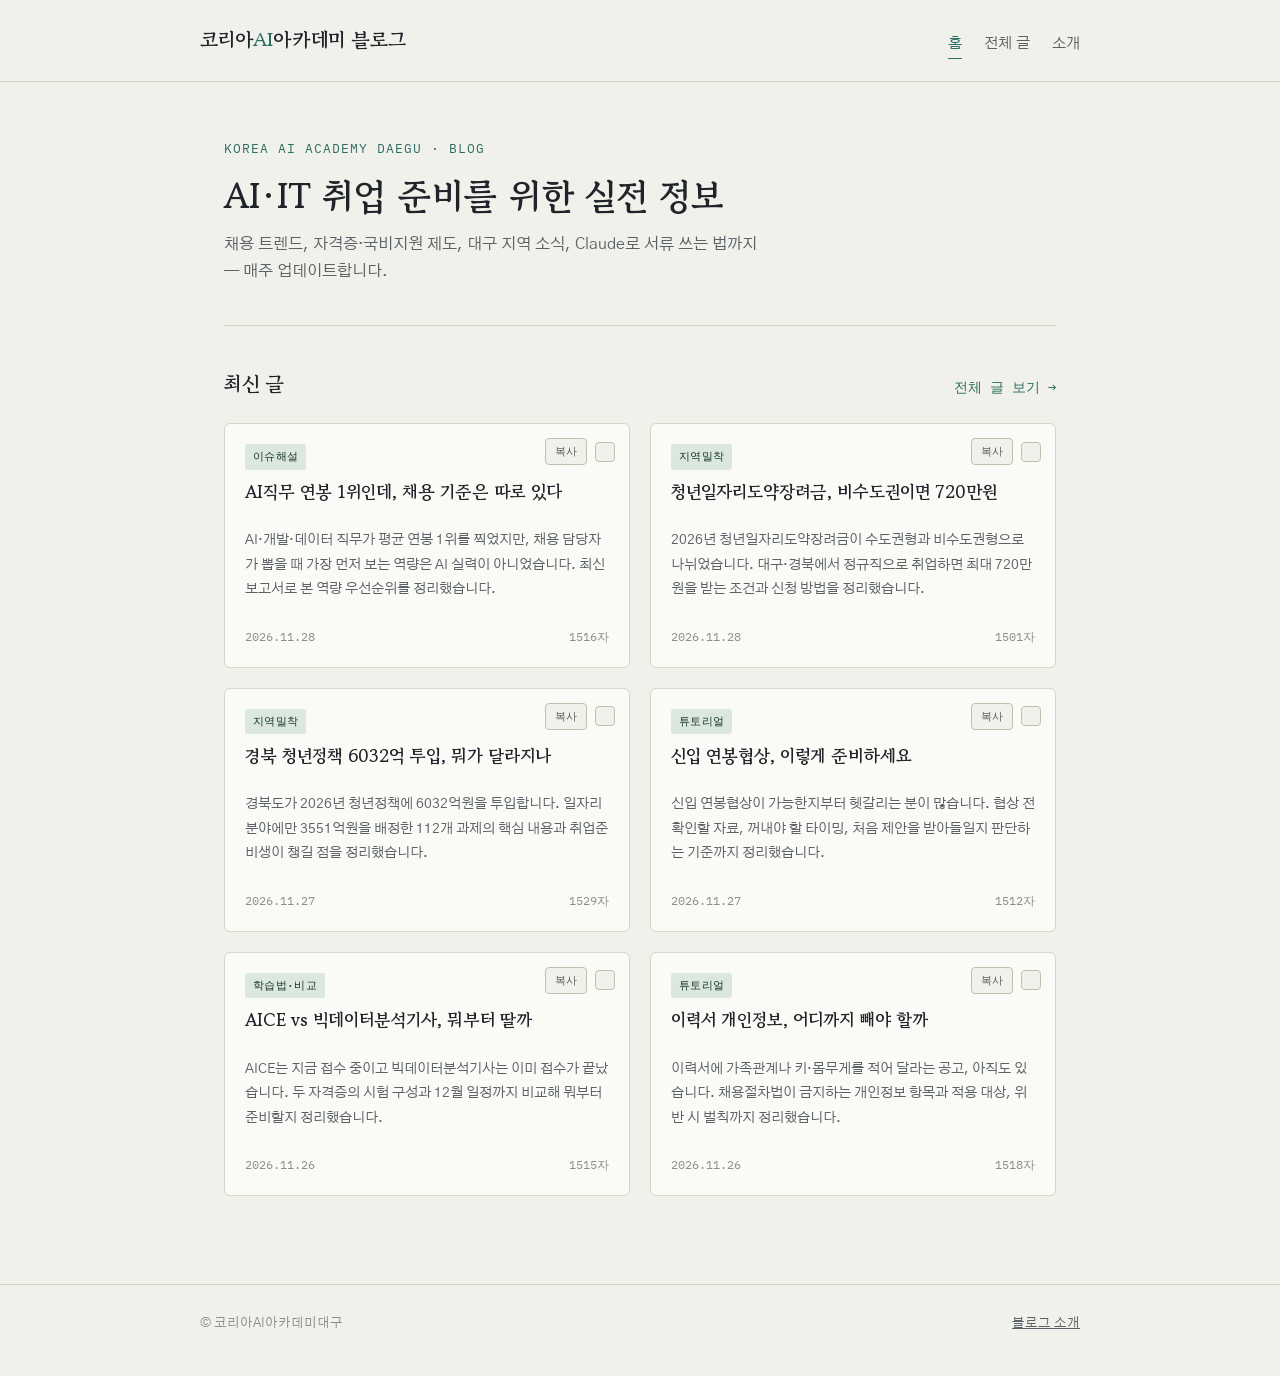
<file: index.html>
<!doctype html>
<html lang="ko">
<head>
<meta charset="utf-8">
<meta name="viewport" content="width=device-width, initial-scale=1">
<title>코리아AI아카데미 블로그</title>
<meta name="keywords" content="대구IT학원, 대구프로그래밍학원, 대구코딩학원, 대구정보보안학원, 대구빅데이터학원, 대구C언어학원, 대구자바학원, 대구파이썬학원, 대구역코딩학원, 대구역IT학원, 대구역프로그래밍학원, 대구백엔드학원, 대구프론트엔드학원, 대구국비지원무료교육, 대구국민내일배움카드, 대구AI교육, 대구AI자격증, 대구AI개발자, 대구AI국비지원, 대구AI학원, 대구정보처리기사학원, 대구컴퓨터학원">
<meta name="description" content="AI·IT 취업, 채용 트렌드, 실전 프롬프트까지 — 코리아AI아카데미대구가 정리하는 블로그.">
<link rel="stylesheet" href="assets/style.css">
</head>
<body>

<header class="site-header">
  <div class="row">
    <a class="brand" href="index.html">코리아<span>AI</span>아카데미 블로그</a>
    <nav class="site-nav">
      <a href="index.html" aria-current="page">홈</a>
      <a href="archive.html">전체 글</a>
      <a href="about.html">소개</a>
    </nav>
  </div>
</header>

<main class="shell">
  <section class="hero">
    <p class="eyebrow">Korea AI Academy Daegu · Blog</p>
    <h1>AI·IT 취업 준비를 위한 실전 정보</h1>
    <p>채용 트렌드, 자격증·국비지원 제도, 대구 지역 소식, Claude로 서류 쓰는 법까지 — 매주 업데이트합니다.</p>
  </section>

  <div class="section-head">
    <h2>최신 글</h2>
    <a href="archive.html">전체 글 보기 →</a>
  </div>
  <div class="card-grid" id="latest-grid">
    <p class="empty-note">불러오는 중…</p>
  </div>
</main>

<footer class="site-footer">
  <div class="row">
    <span>© 코리아AI아카데미대구</span>
    <a href="about.html">블로그 소개</a>
  </div>
</footer>

<script src="assets/script.js"></script>
</body>
</html>
</file>
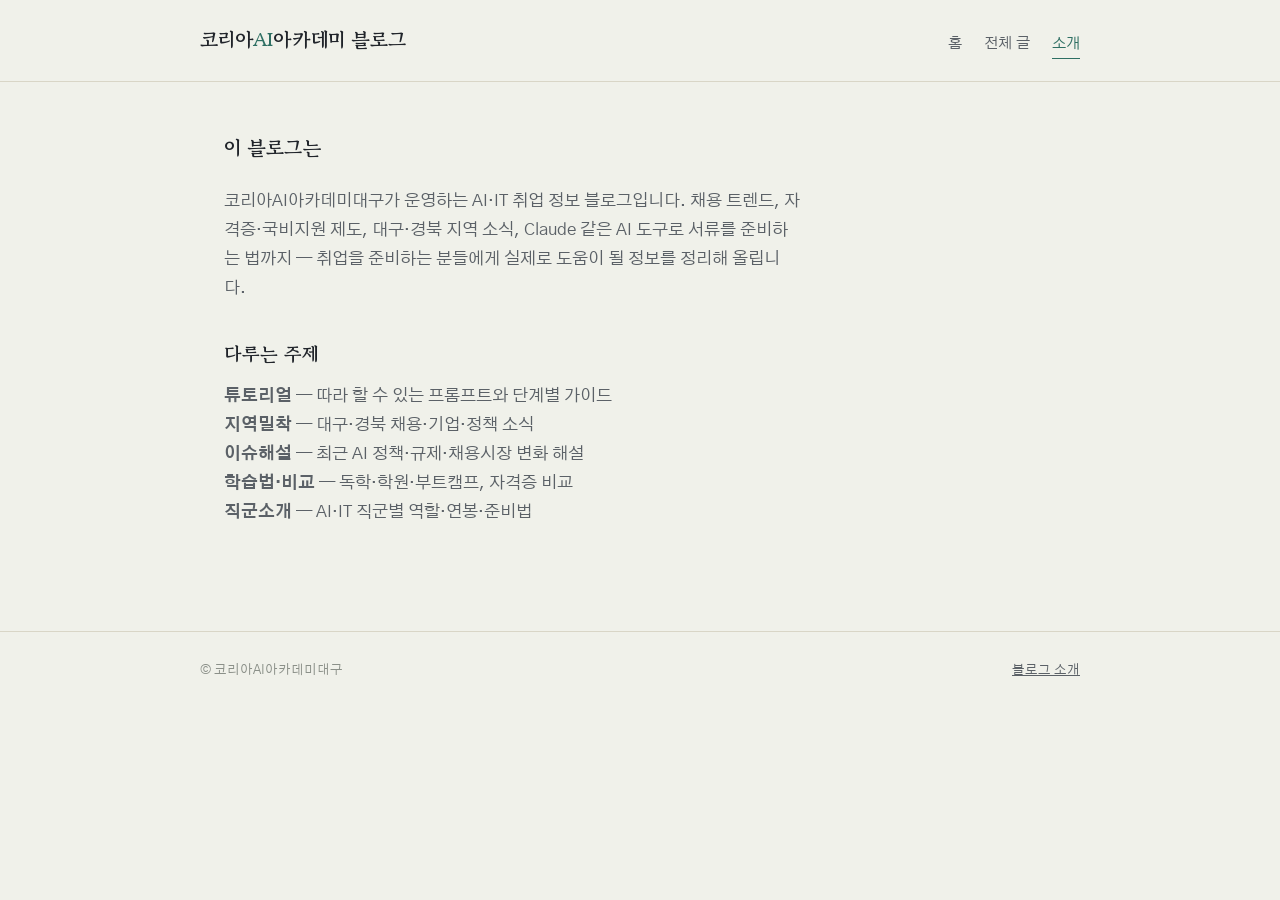
<file: about.html>
<!doctype html>
<html lang="ko">
<head>
<meta charset="utf-8">
<meta name="viewport" content="width=device-width, initial-scale=1">
<title>소개 — 코리아AI아카데미 블로그</title>
<meta name="keywords" content="대구IT학원, 대구프로그래밍학원, 대구코딩학원, 대구정보보안학원, 대구빅데이터학원, 대구C언어학원, 대구자바학원, 대구파이썬학원, 대구역코딩학원, 대구역IT학원, 대구역프로그래밍학원, 대구백엔드학원, 대구프론트엔드학원, 대구국비지원무료교육, 대구국민내일배움카드, 대구AI교육, 대구AI자격증, 대구AI개발자, 대구AI국비지원, 대구AI학원, 대구정보처리기사학원, 대구컴퓨터학원">
<link rel="stylesheet" href="assets/style.css">
</head>
<body>

<header class="site-header">
  <div class="row">
    <a class="brand" href="index.html">코리아<span>AI</span>아카데미 블로그</a>
    <nav class="site-nav">
      <a href="index.html">홈</a>
      <a href="archive.html">전체 글</a>
      <a href="about.html" aria-current="page">소개</a>
    </nav>
  </div>
</header>

<main class="shell">
  <div class="section-head"><h2>이 블로그는</h2></div>
  <div class="about-body">
    <p>코리아AI아카데미대구가 운영하는 AI·IT 취업 정보 블로그입니다. 채용 트렌드, 자격증·국비지원 제도, 대구·경북 지역 소식, Claude 같은 AI 도구로 서류를 준비하는 법까지 — 취업을 준비하는 분들에게 실제로 도움이 될 정보를 정리해 올립니다.</p>

    <h2>다루는 주제</h2>
    <p><strong>튜토리얼</strong> — 따라 할 수 있는 프롬프트와 단계별 가이드<br>
    <strong>지역밀착</strong> — 대구·경북 채용·기업·정책 소식<br>
    <strong>이슈해설</strong> — 최근 AI 정책·규제·채용시장 변화 해설<br>
    <strong>학습법·비교</strong> — 독학·학원·부트캠프, 자격증 비교<br>
    <strong>직군소개</strong> — AI·IT 직군별 역할·연봉·준비법</p>
  </div>
</main>

<footer class="site-footer">
  <div class="row">
    <span>© 코리아AI아카데미대구</span>
    <a href="about.html">블로그 소개</a>
  </div>
</footer>

<script src="assets/script.js"></script>
</body>
</html>
</file>
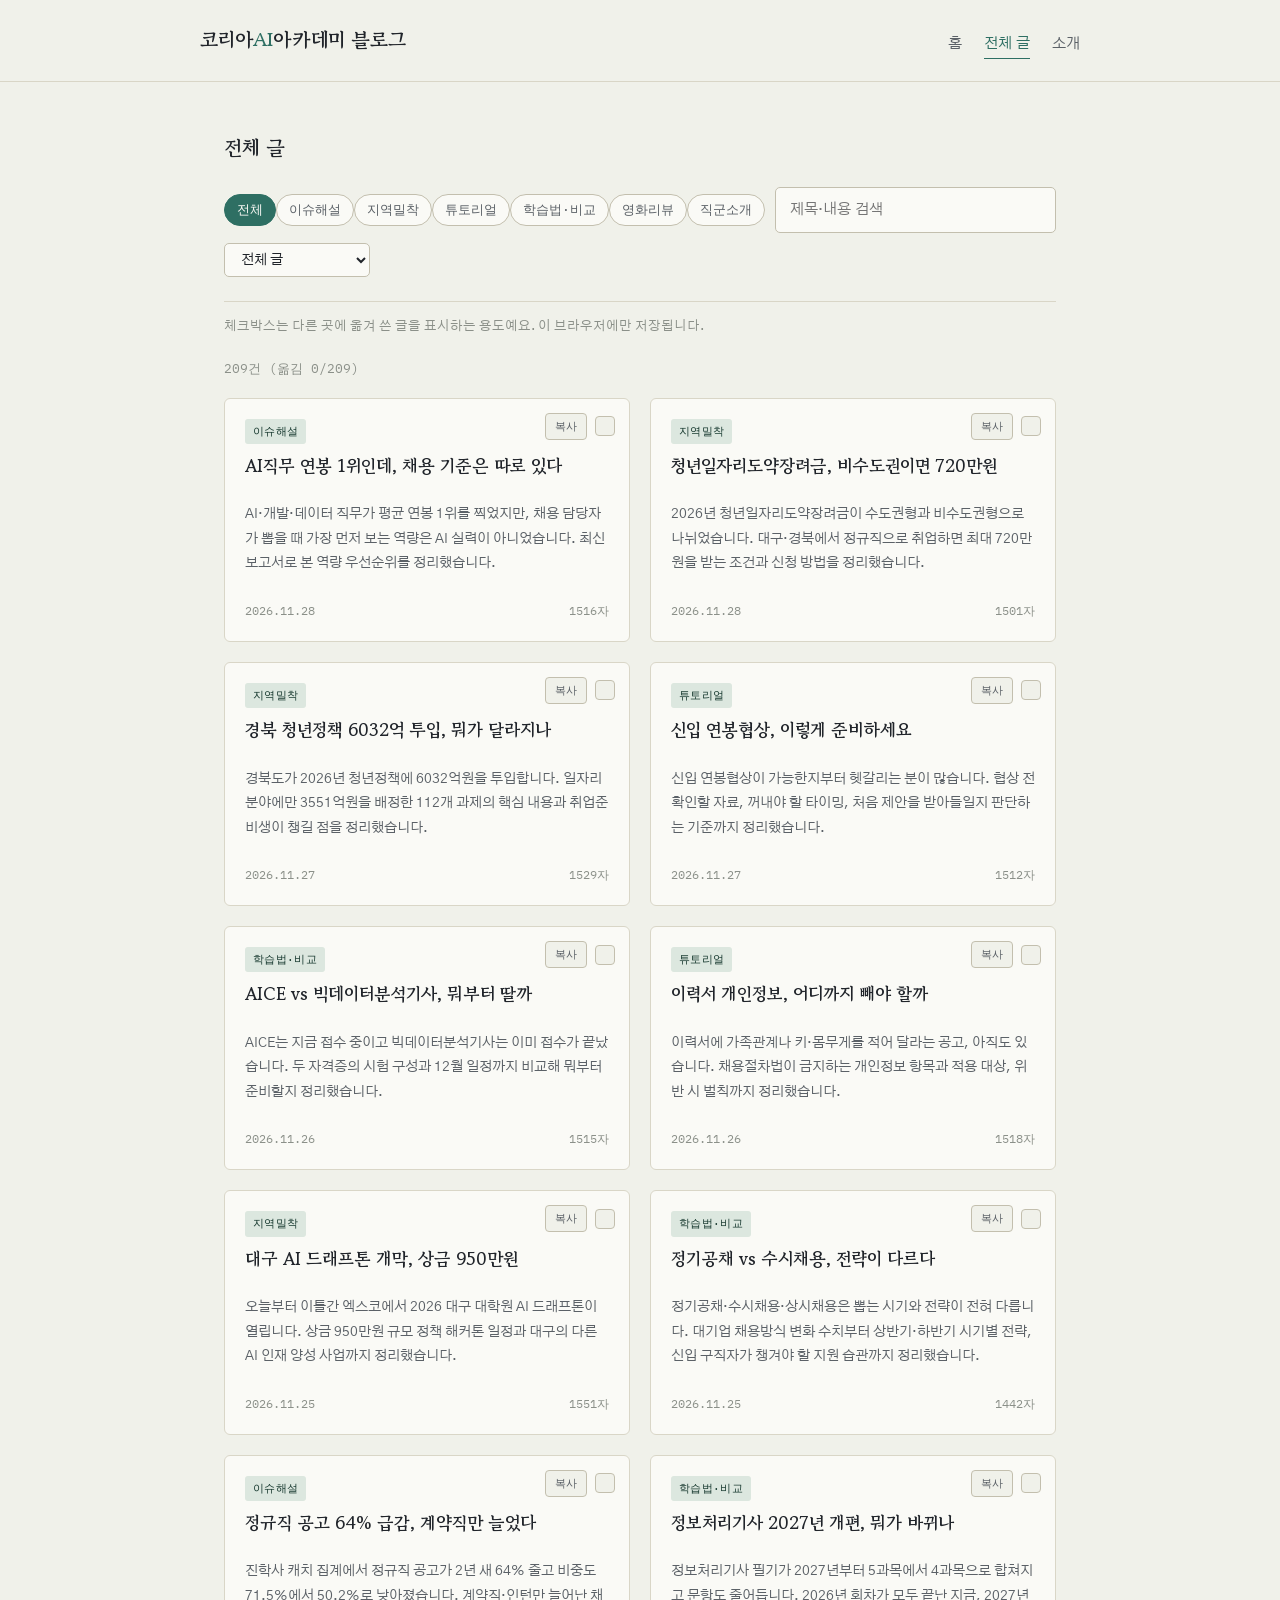
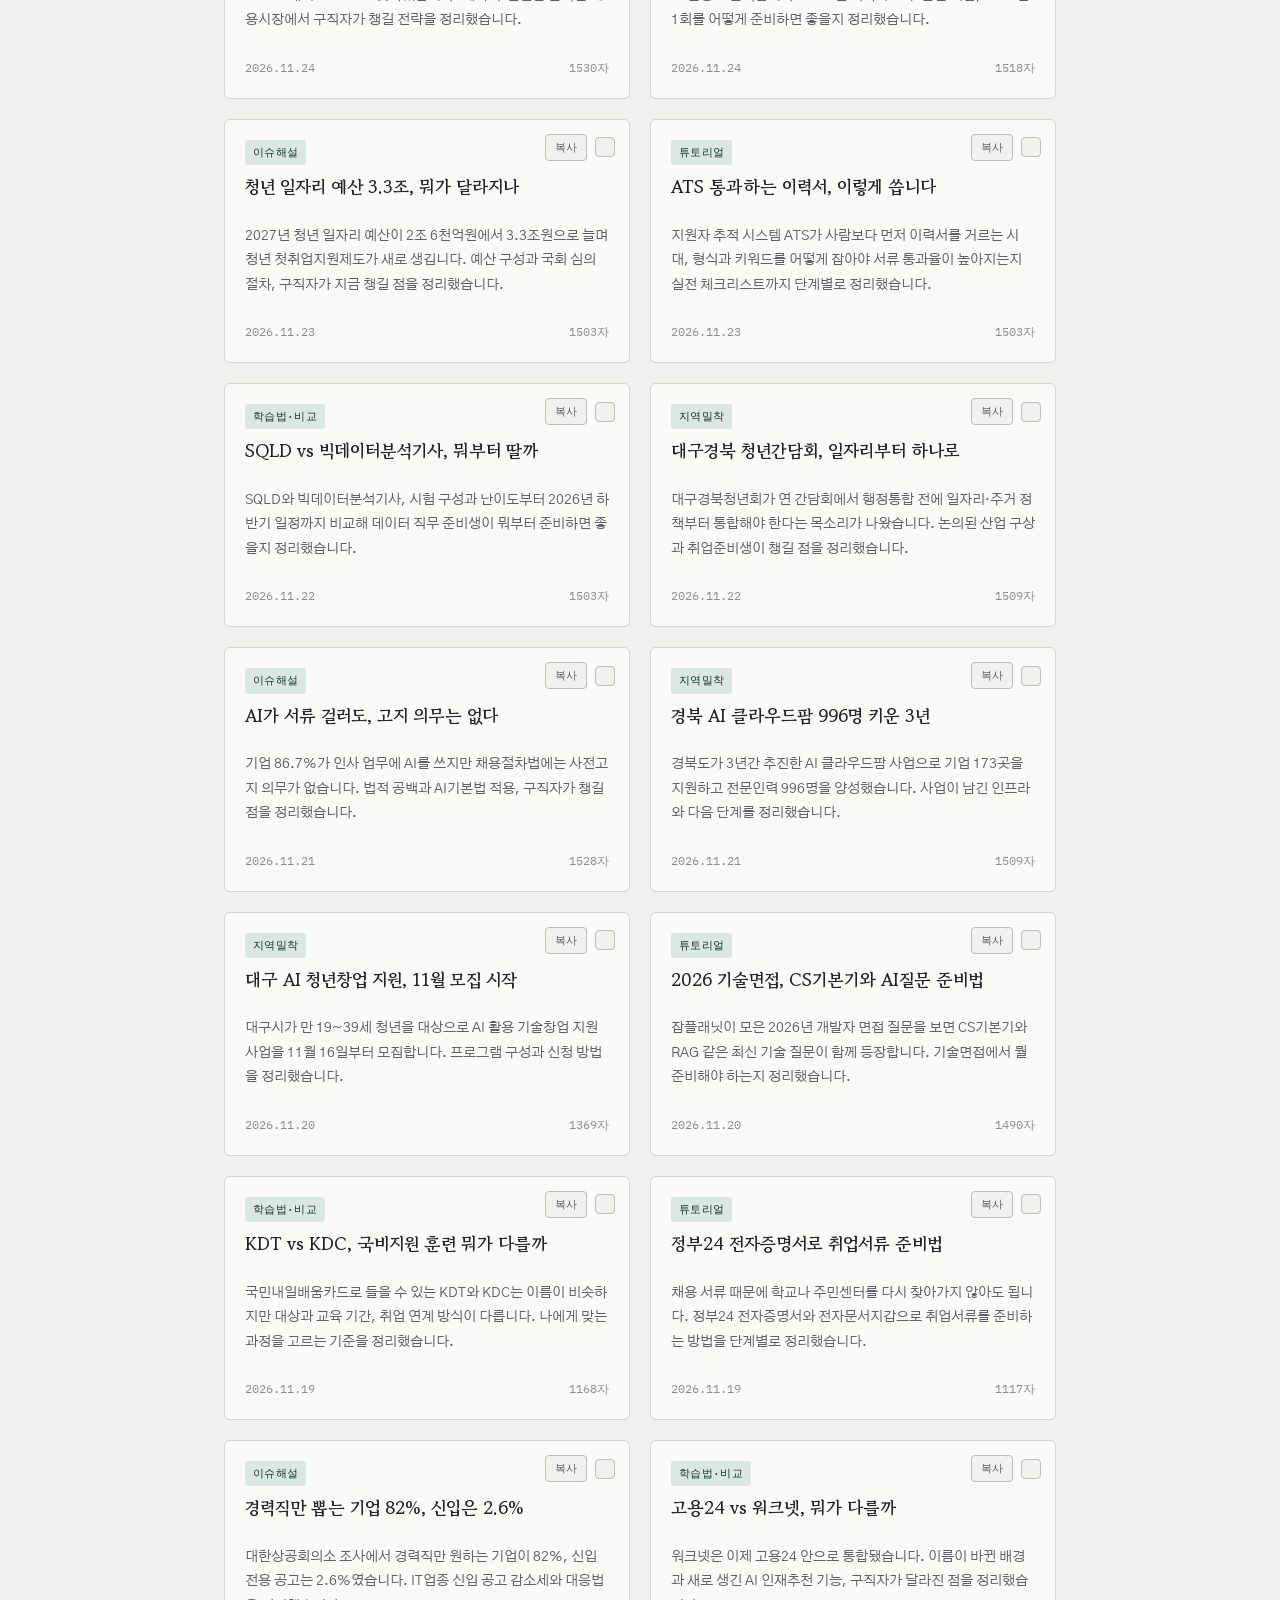
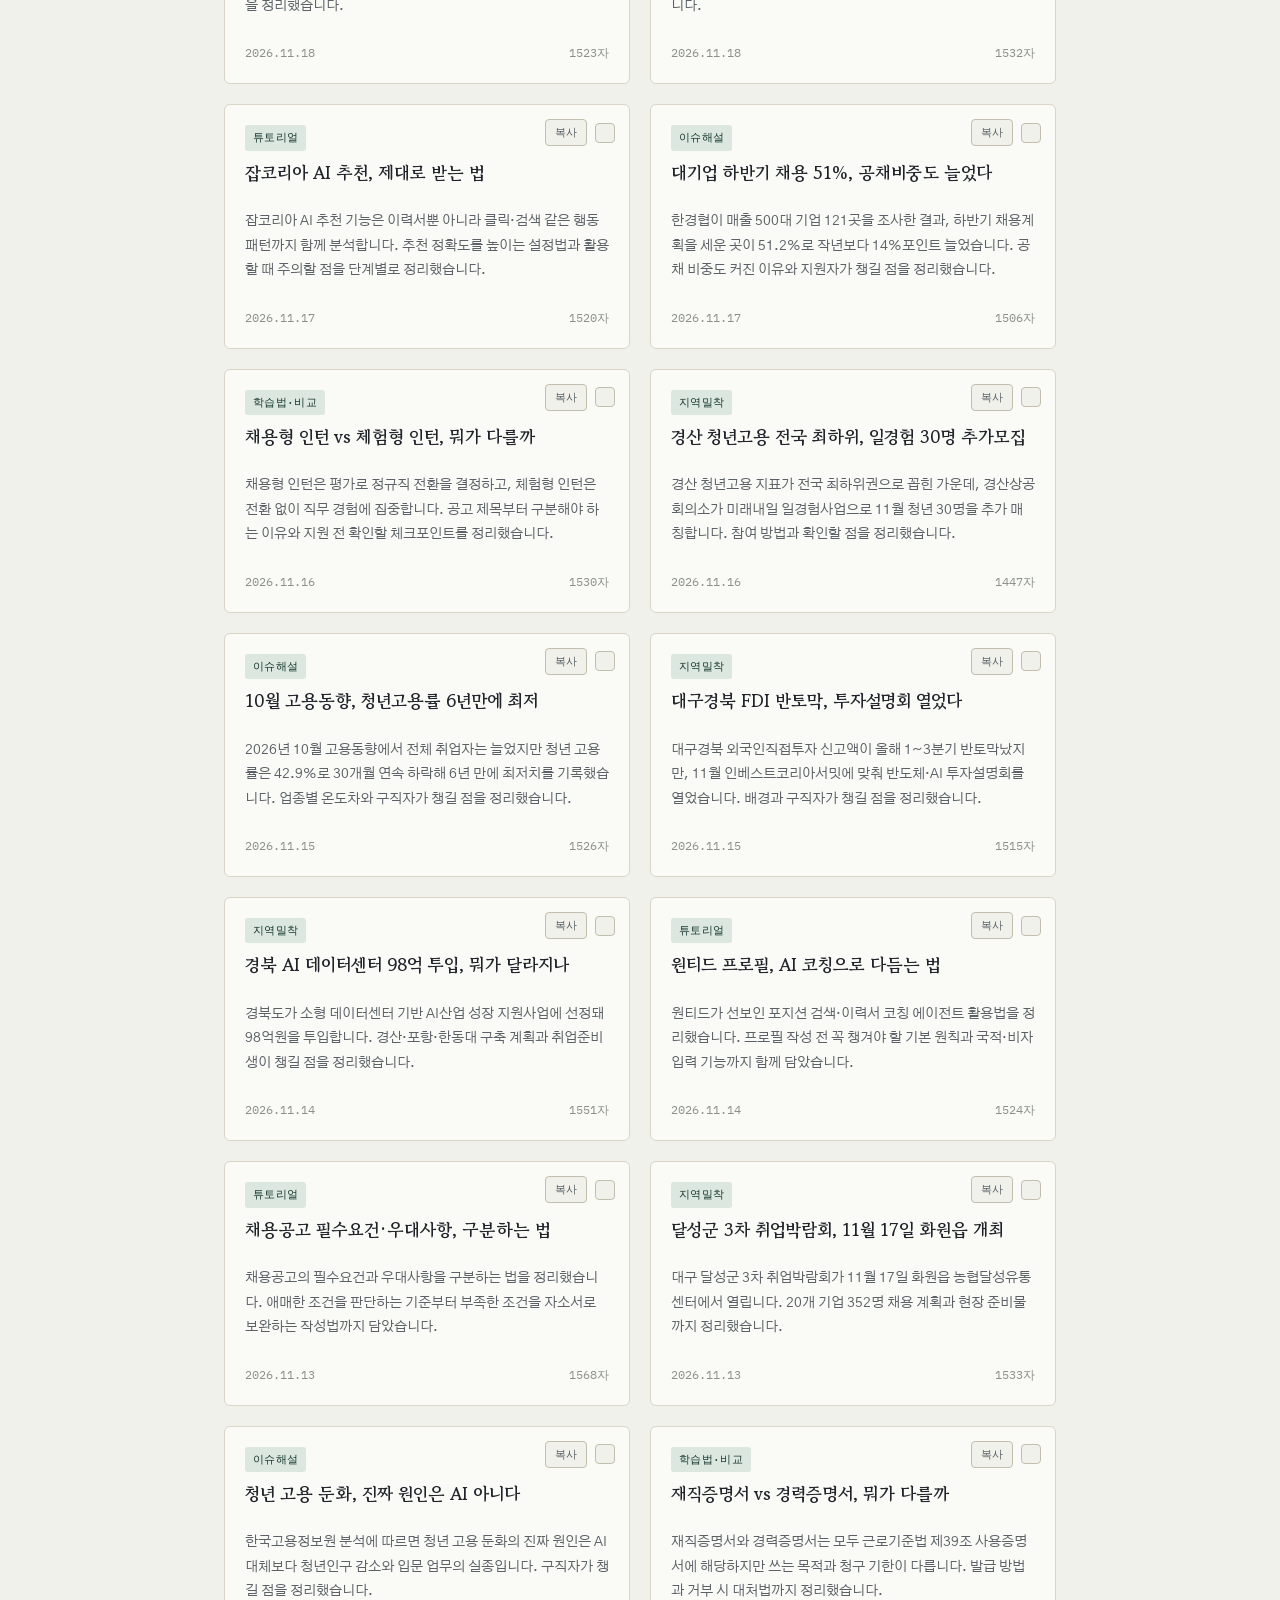
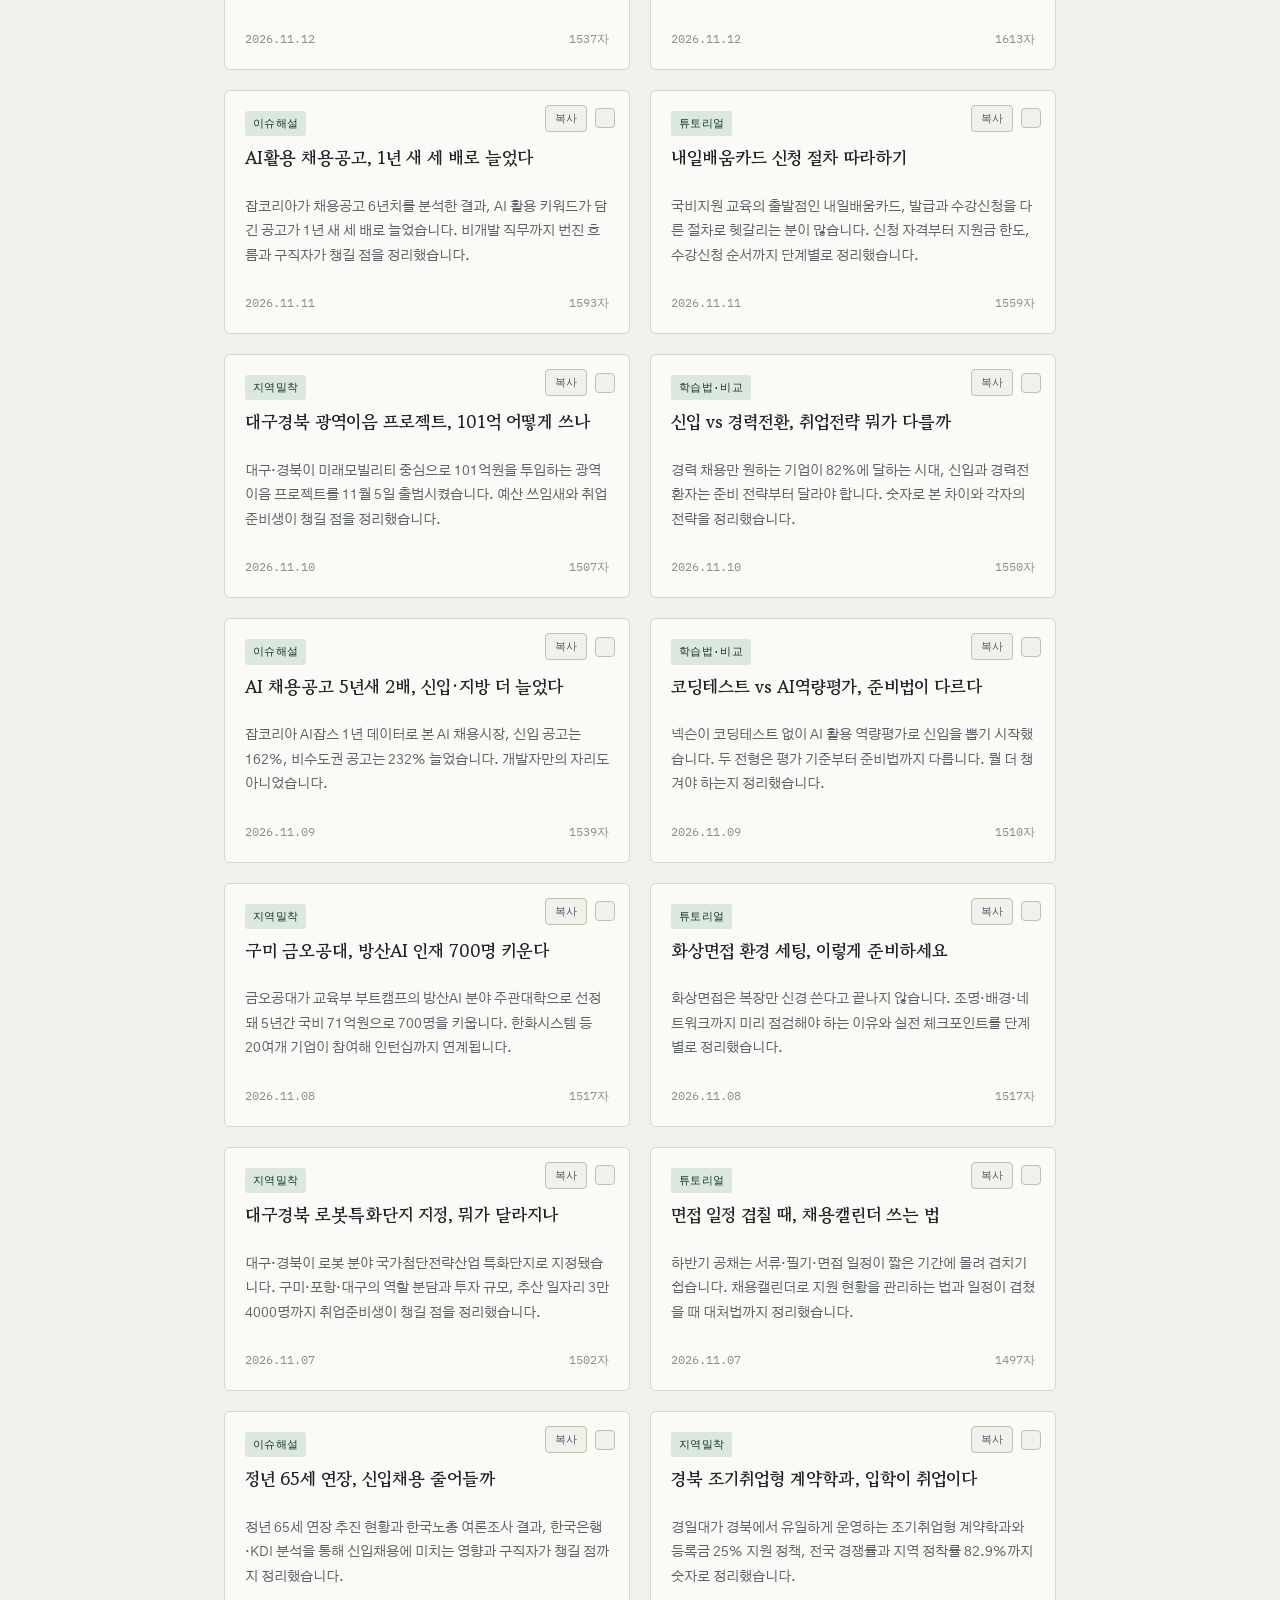
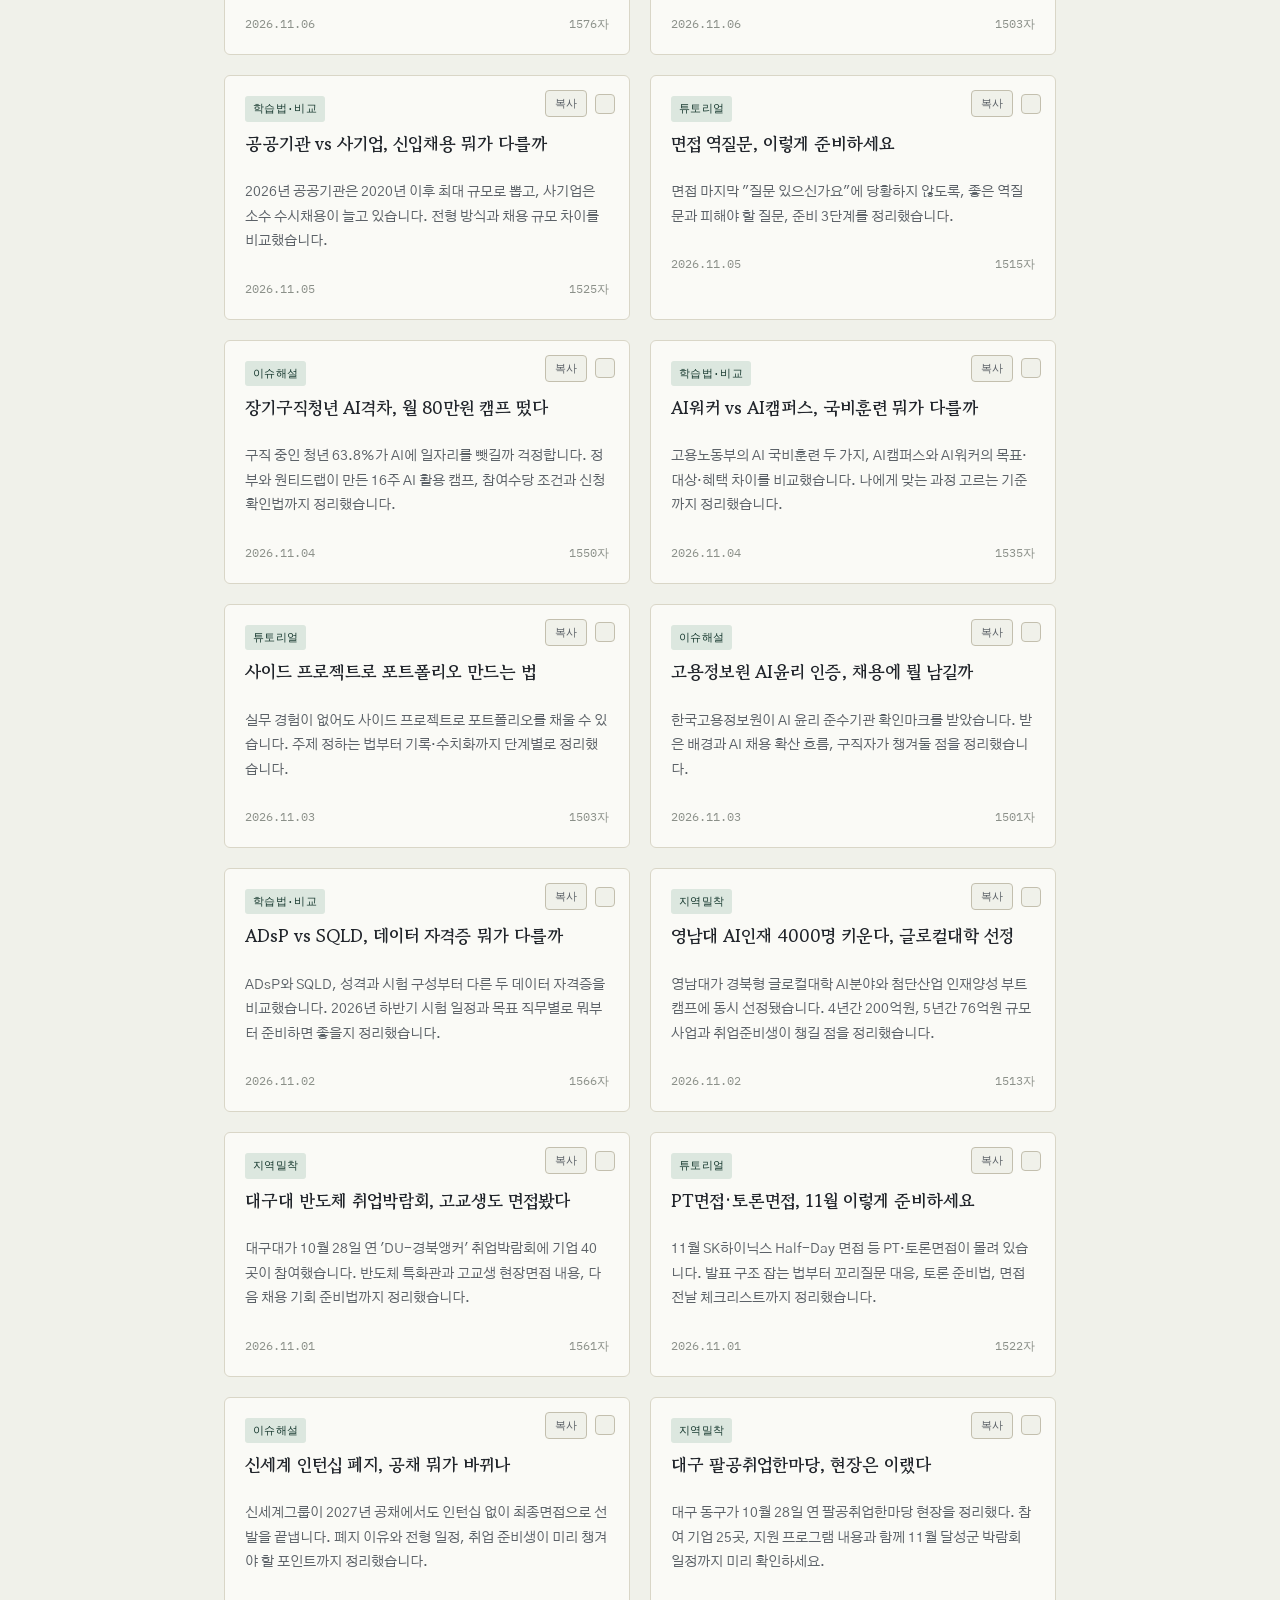
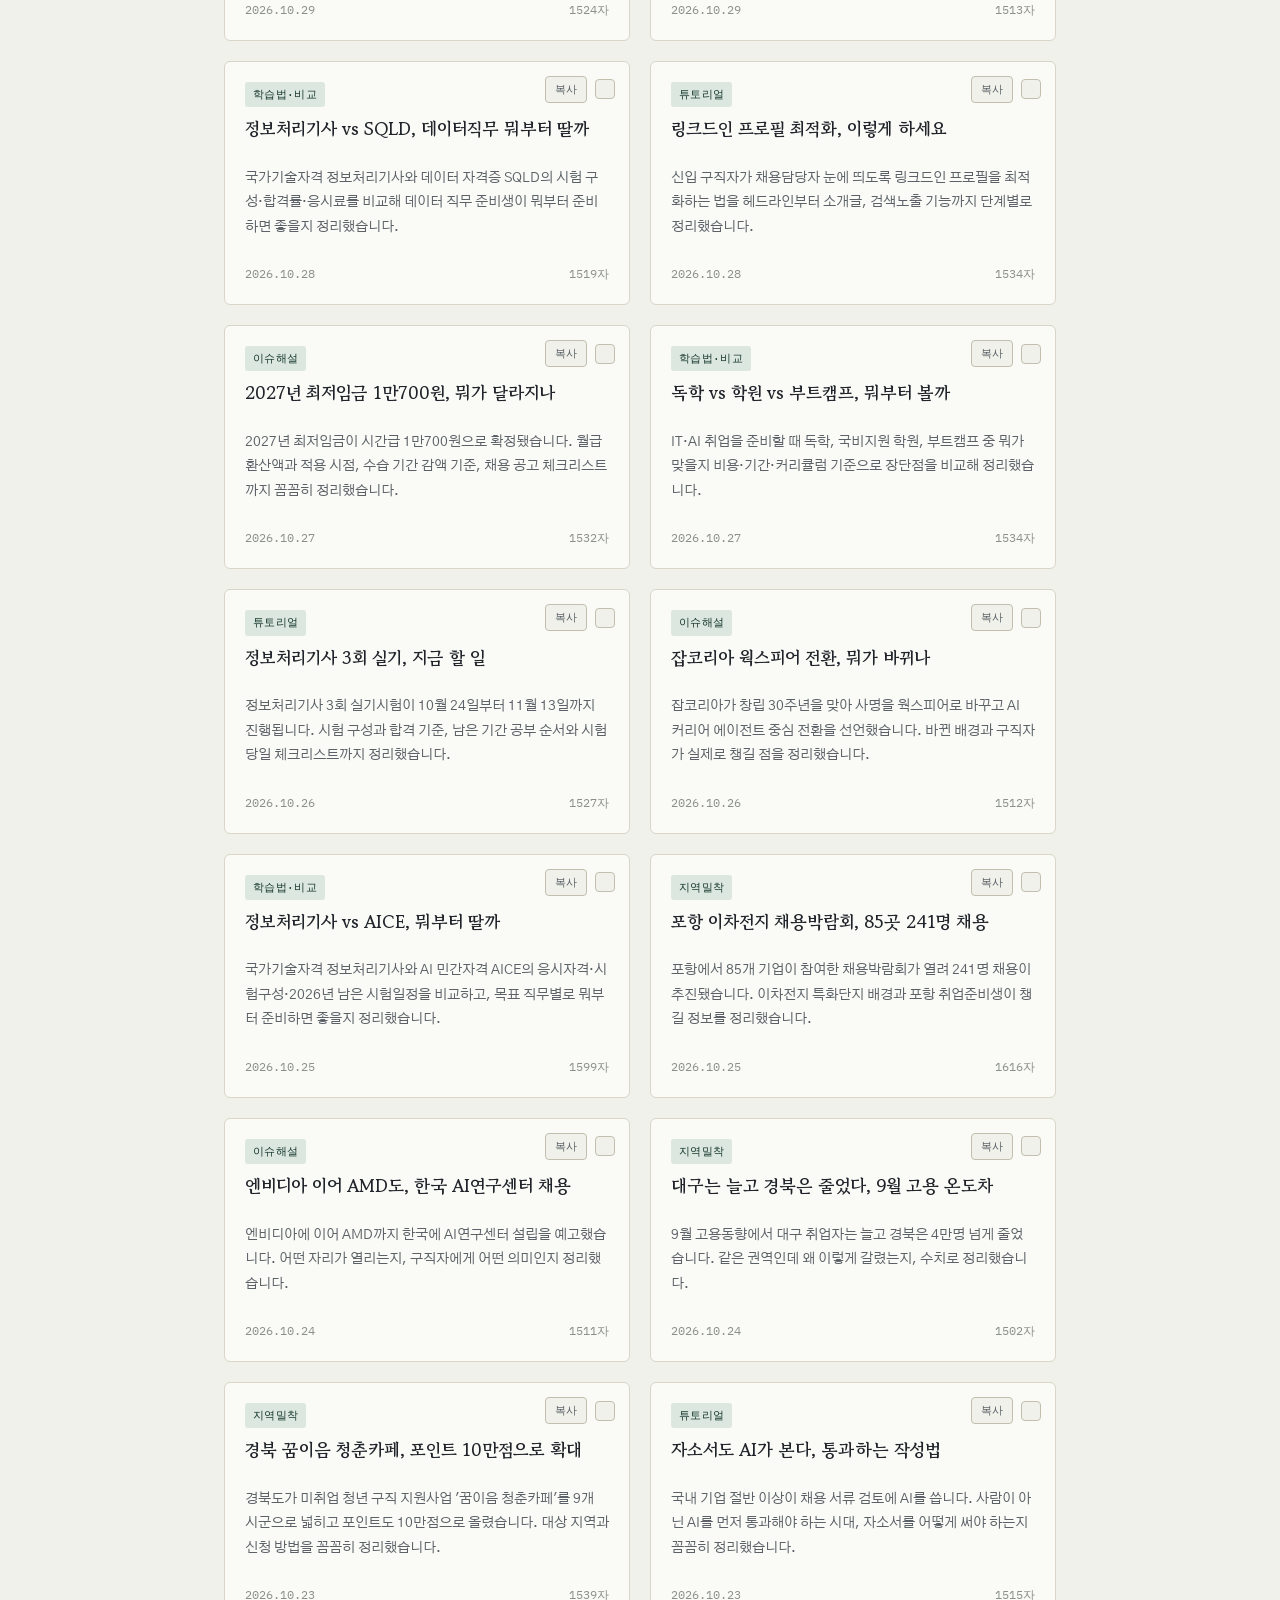
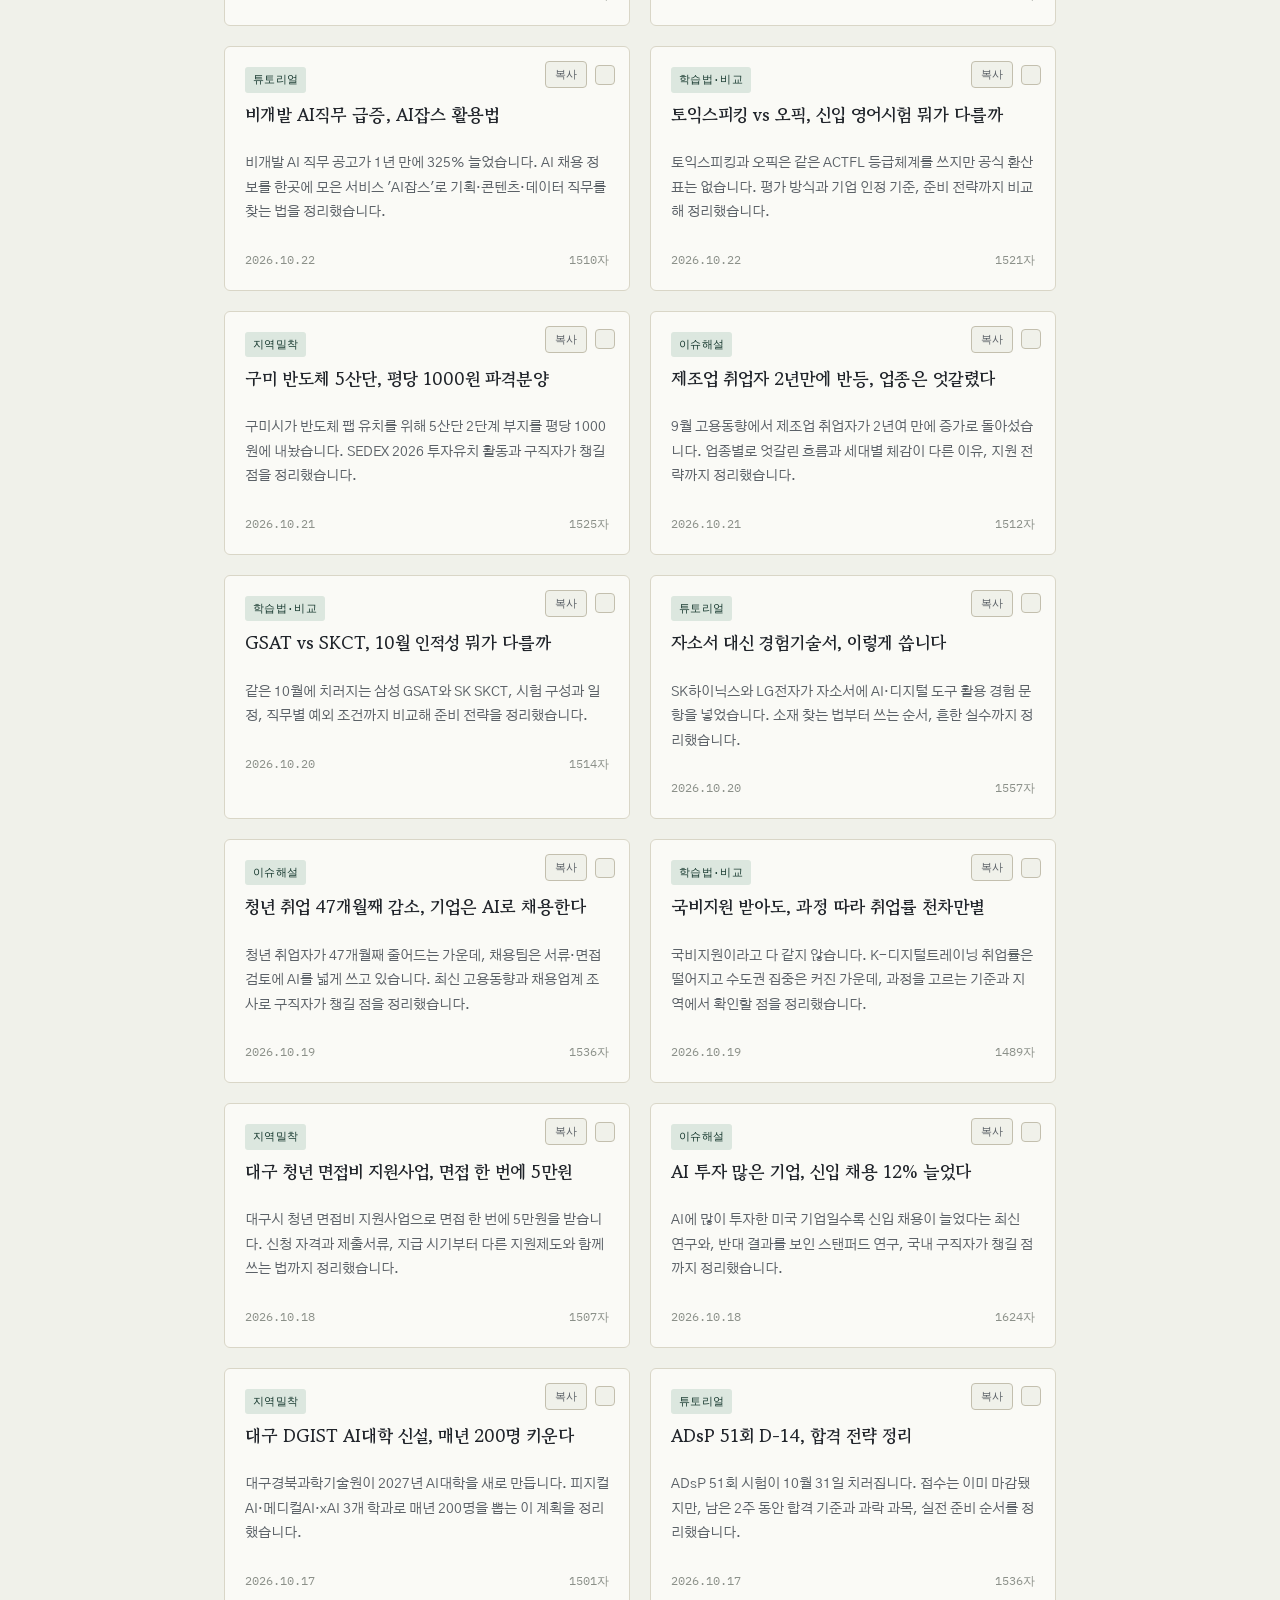
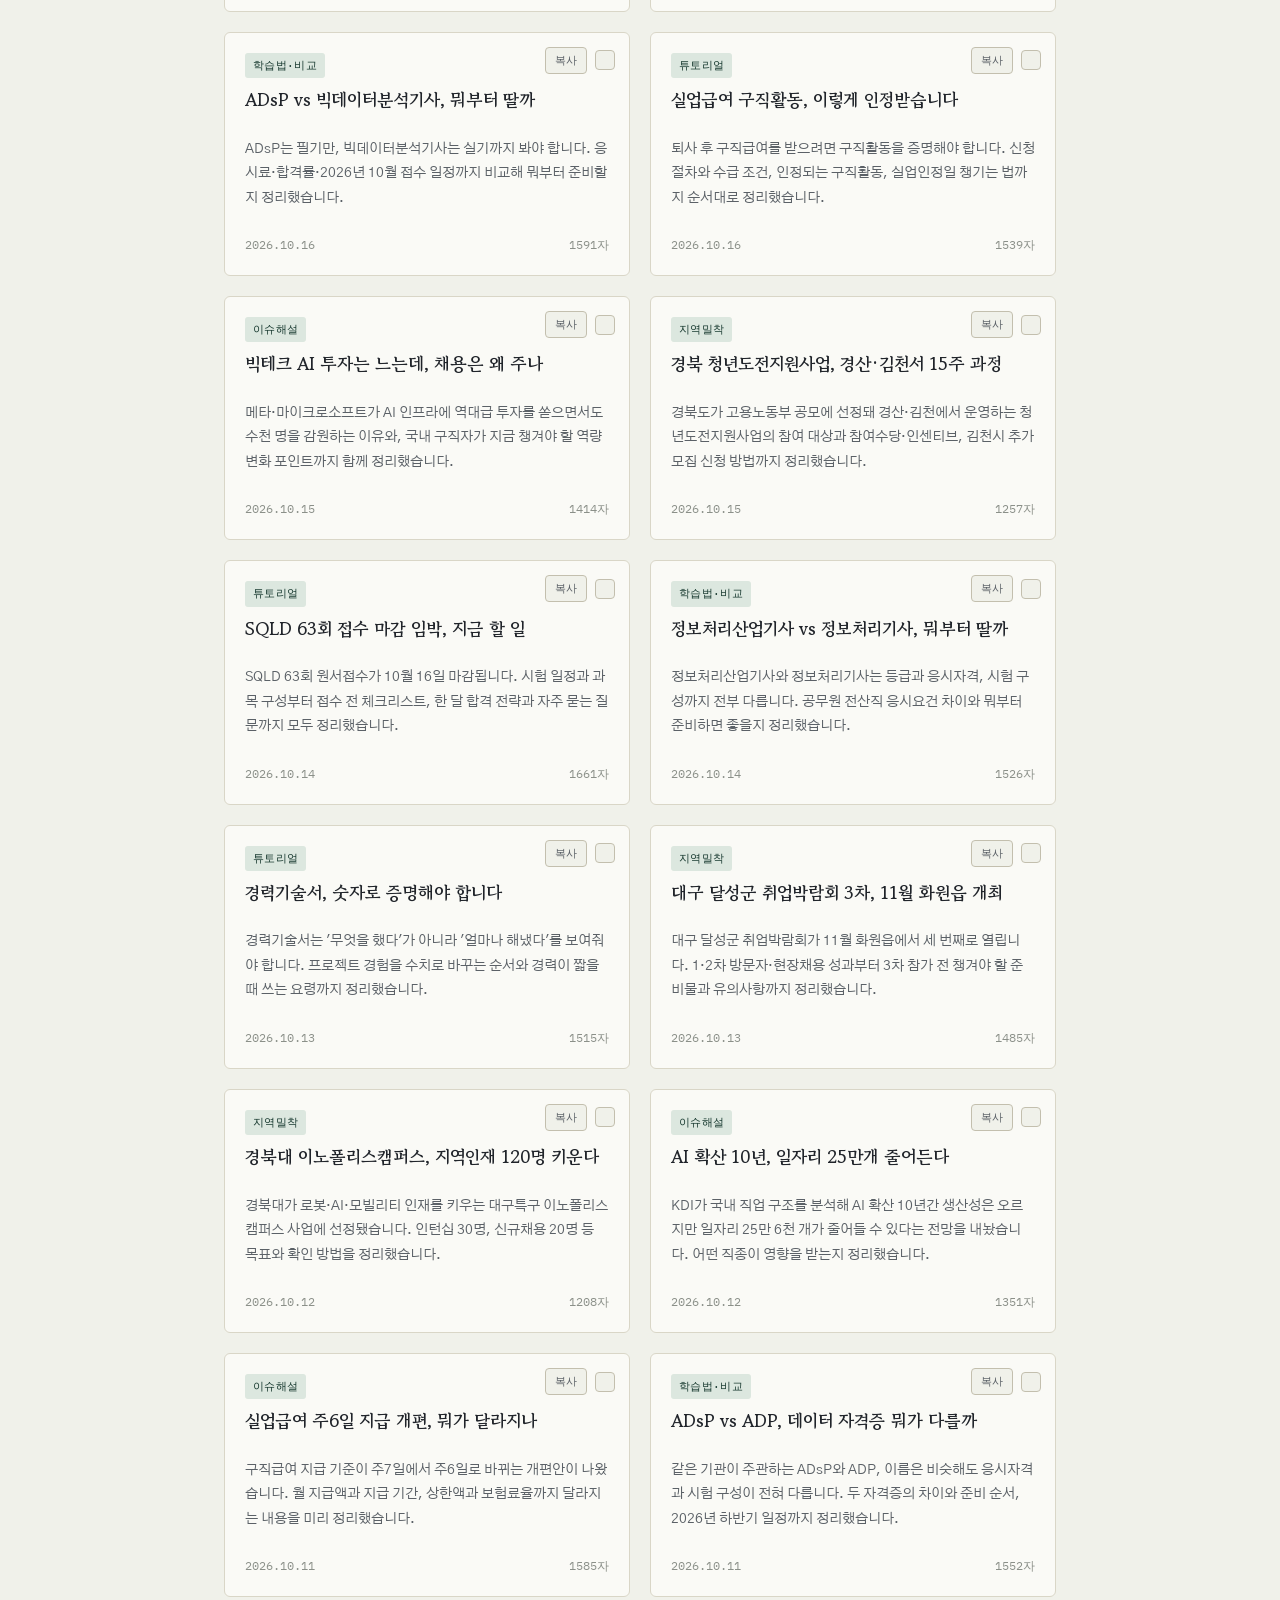
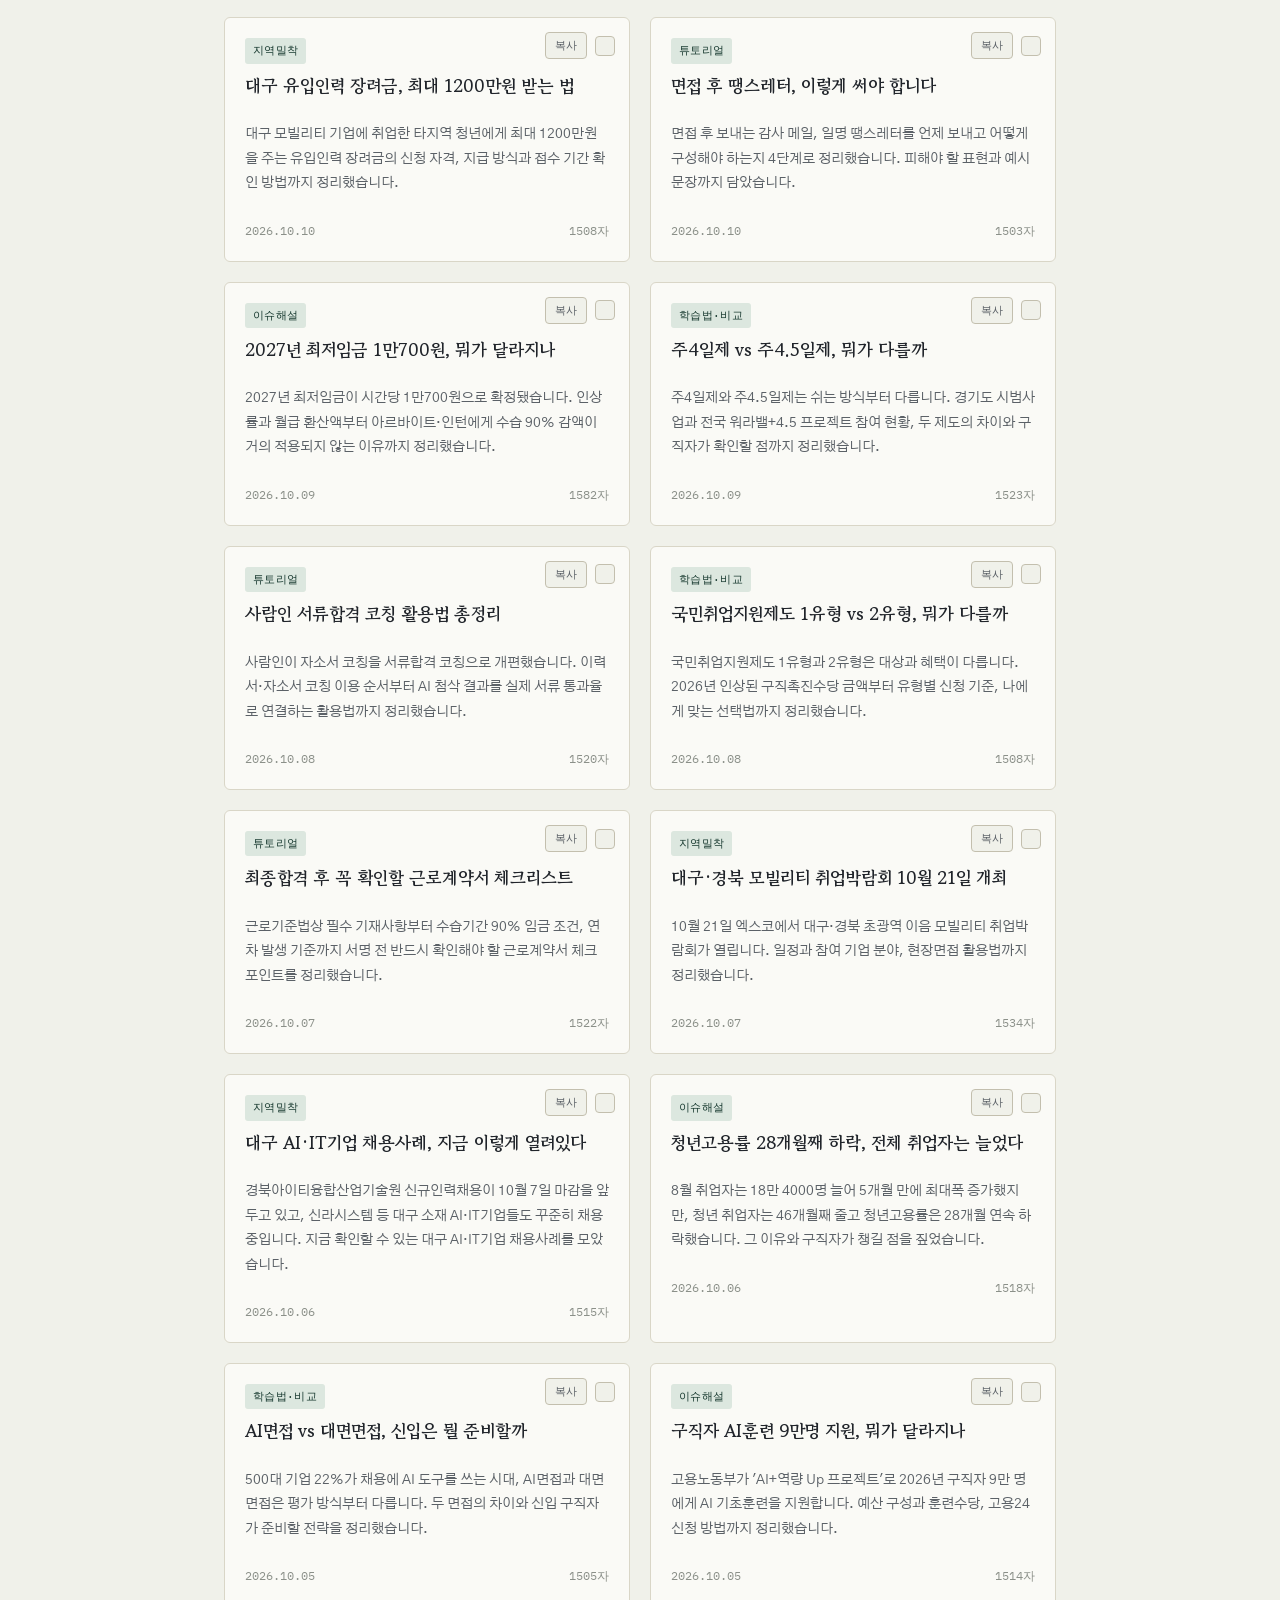
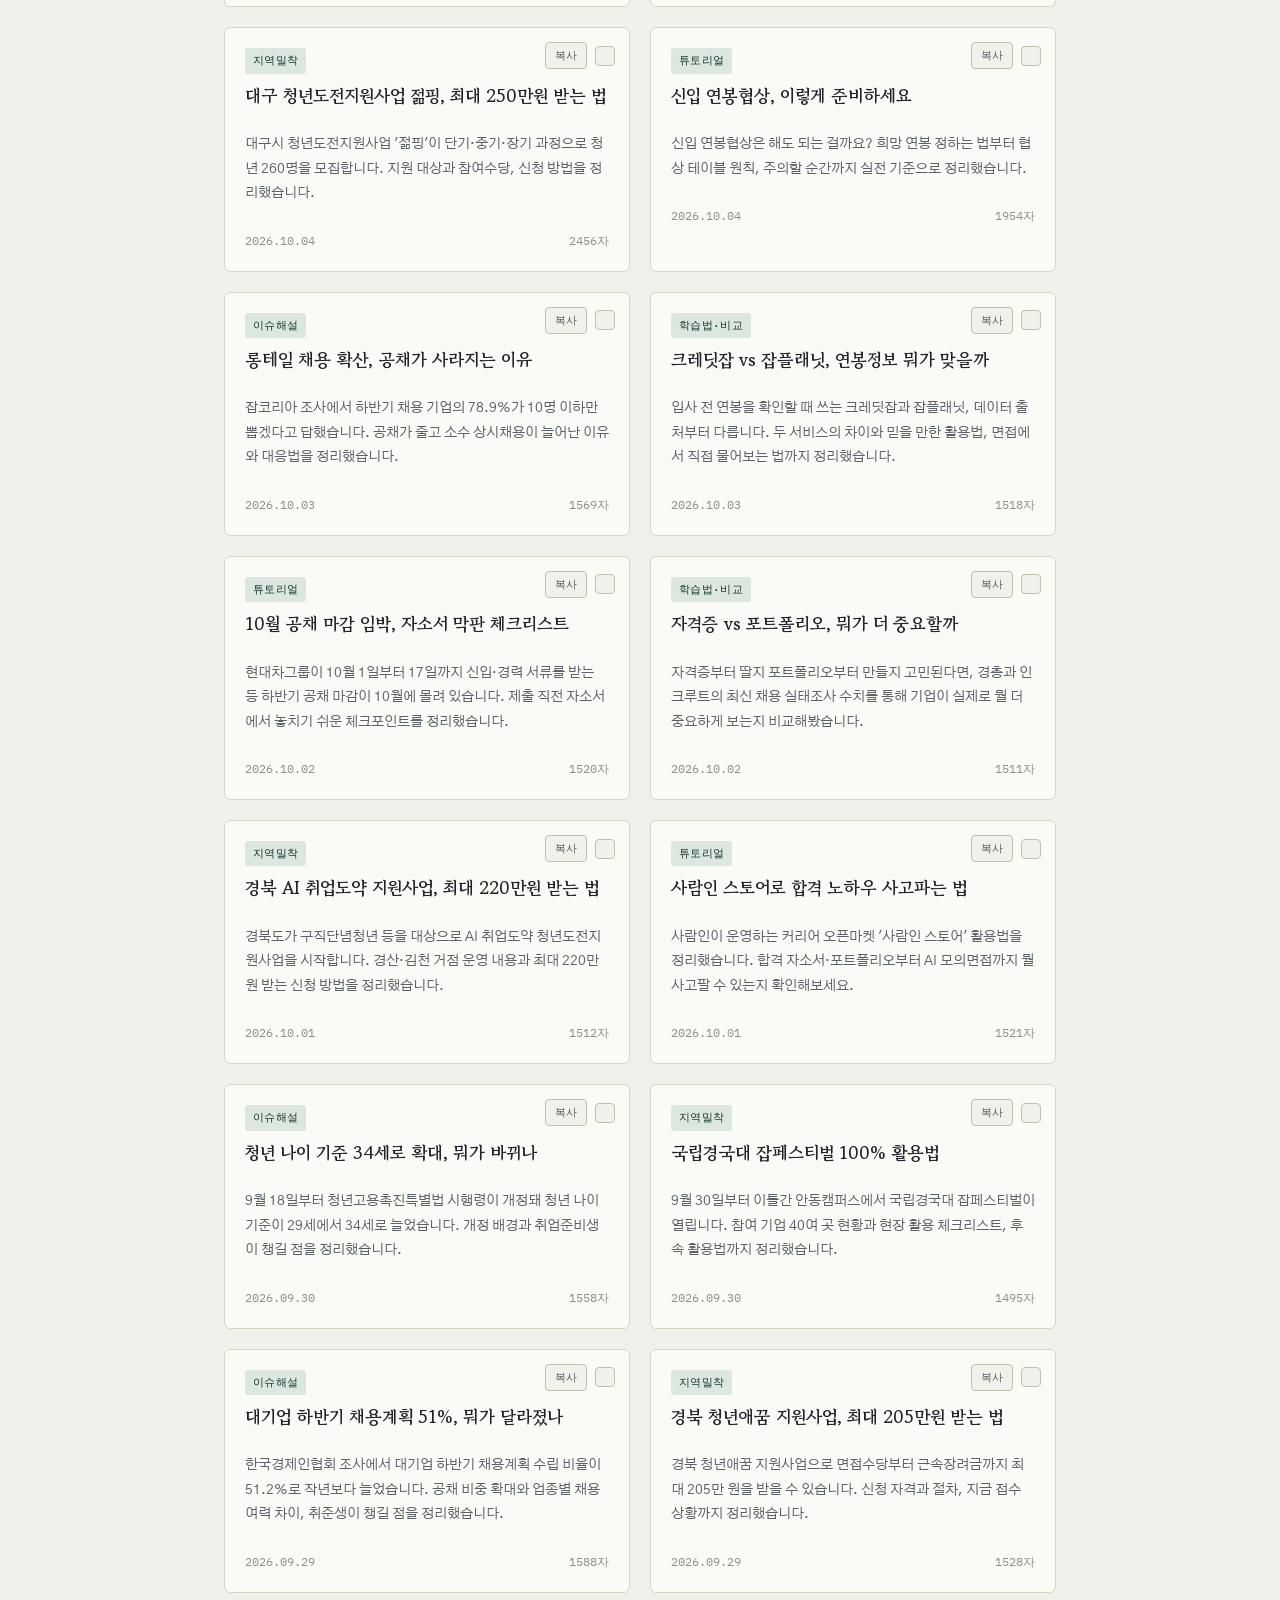
<file: archive.html>
<!doctype html>
<html lang="ko">
<head>
<meta charset="utf-8">
<meta name="viewport" content="width=device-width, initial-scale=1">
<title>전체 글 — 코리아AI아카데미 블로그</title>
<meta name="description" content="코리아AI아카데미대구 블로그의 전체 글 목록 — AI·IT 취업, 채용 트렌드, 자격증·국비지원 정보를 한눈에 확인하세요.">
<meta name="keywords" content="대구IT학원, 대구프로그래밍학원, 대구코딩학원, 대구정보보안학원, 대구빅데이터학원, 대구C언어학원, 대구자바학원, 대구파이썬학원, 대구역코딩학원, 대구역IT학원, 대구역프로그래밍학원, 대구백엔드학원, 대구프론트엔드학원, 대구국비지원무료교육, 대구국민내일배움카드, 대구AI교육, 대구AI자격증, 대구AI개발자, 대구AI국비지원, 대구AI학원, 대구정보처리기사학원, 대구컴퓨터학원">
<link rel="stylesheet" href="assets/style.css">
</head>
<body>

<header class="site-header">
  <div class="row">
    <a class="brand" href="index.html">코리아<span>AI</span>아카데미 블로그</a>
    <nav class="site-nav">
      <a href="index.html">홈</a>
      <a href="archive.html" aria-current="page">전체 글</a>
      <a href="about.html">소개</a>
    </nav>
  </div>
</header>

<main class="shell">
  <div class="section-head">
    <h2>전체 글</h2>
  </div>

  <div class="filter-bar">
    <div id="tag-filters"></div>
    <input class="search-input" id="search-input" type="search" placeholder="제목·내용 검색">
    <select class="move-select" id="move-filter">
      <option value="all">전체 글</option>
      <option value="pending">아직 안 옮긴 글만</option>
      <option value="moved">옮긴 글만</option>
    </select>
  </div>
  <p class="move-hint">체크박스는 다른 곳에 옮겨 쓴 글을 표시하는 용도예요. 이 브라우저에만 저장됩니다.</p>
  <p class="result-count" id="result-count"></p>

  <div class="card-grid" id="archive-grid">
    <p class="empty-note">불러오는 중…</p>
  </div>
</main>

<footer class="site-footer">
  <div class="row">
    <span>© 코리아AI아카데미대구</span>
    <a href="about.html">블로그 소개</a>
  </div>
</footer>

<script src="assets/script.js"></script>
</body>
</html>
</file>
<file: assets/style.css>
@import url('https://fonts.googleapis.com/css2?family=Gowun+Batang:wght@400;700&family=Gothic+A1:wght@400;500;600;700&family=IBM+Plex+Mono:wght@400;500&display=swap');

:root{
  --paper: #F0F1EA;
  --paper-raised: #FAFAF6;
  --ink: #20242A;
  --ink-soft: #5B6167;
  --ink-faint: #8B9089;
  --accent: #2E6F63;
  --accent-ink: #17392F;
  --accent-soft: #DCE7DF;
  --accent-2: #B5762F;
  --accent-2-soft: #EFE1CC;
  --line: #D9D6C7;
  --line-strong: #C3BFAE;
  --max: 880px;
}
@media (prefers-color-scheme: dark){
  :root{
    --paper: #171A18;
    --paper-raised: #1E2220;
    --ink: #E8E6DC;
    --ink-soft: #A3A99F;
    --ink-faint: #71766D;
    --accent: #6FBFA8;
    --accent-ink: #DCF3EA;
    --accent-soft: #223129;
    --accent-2: #D79A4B;
    --accent-2-soft: #34291A;
    --line: #2C312D;
    --line-strong: #3B4139;
  }
}

*{ box-sizing: border-box; }
html{ scroll-behavior: smooth; }
@media (prefers-reduced-motion: reduce){ html{ scroll-behavior: auto; } }

body{
  margin: 0;
  background: var(--paper);
  color: var(--ink);
  font-family: 'Gothic A1', 'Malgun Gothic', sans-serif;
  font-size: 16px;
  line-height: 1.75;
}
a{ color: inherit; }
::selection{ background: var(--accent-soft); color: var(--accent-ink); }

h1, h2, h3{
  font-family: 'Gowun Batang', 'Batang', serif;
  font-weight: 700;
  text-wrap: balance;
  margin: 0;
}

img{ max-width: 100%; }

/* ---- site chrome ---- */
.site-header{
  border-bottom: 1px solid var(--line);
  padding: 22px 24px;
}
.site-header .row{
  max-width: var(--max);
  margin: 0 auto;
  display: flex;
  align-items: baseline;
  justify-content: space-between;
  gap: 20px;
  flex-wrap: wrap;
}
.brand{
  font-family: 'Gowun Batang', serif;
  font-weight: 700;
  font-size: 20px;
  text-decoration: none;
  color: var(--ink);
  letter-spacing: -0.01em;
}
.brand span{ color: var(--accent); }
.site-nav{ display: flex; gap: 22px; font-size: 14.5px; }
.site-nav a{
  text-decoration: none;
  color: var(--ink-soft);
  border-bottom: 1px solid transparent;
  padding-bottom: 2px;
}
.site-nav a:hover, .site-nav a[aria-current="page"]{
  color: var(--accent);
  border-bottom-color: var(--accent);
}

.site-footer{
  border-top: 1px solid var(--line);
  margin-top: 64px;
  padding: 28px 24px 40px;
  color: var(--ink-faint);
  font-size: 13px;
}
.site-footer .row{
  max-width: var(--max);
  margin: 0 auto;
  display: flex;
  justify-content: space-between;
  flex-wrap: wrap;
  gap: 10px;
}
.site-footer a{ color: var(--ink-soft); }

.shell{
  max-width: var(--max);
  margin: 0 auto;
  padding: 48px 24px 24px;
}

/* ---- hero (home) ---- */
.hero{ padding: 8px 0 40px; border-bottom: 1px solid var(--line); margin-bottom: 40px; }
.hero .eyebrow{
  font-family: 'IBM Plex Mono', monospace;
  font-size: 12.5px;
  letter-spacing: 0.08em;
  text-transform: uppercase;
  color: var(--accent);
  margin: 0 0 12px;
}
.hero h1{ font-size: clamp(26px, 4vw, 36px); line-height: 1.3; margin-bottom: 12px; }
.hero p{ color: var(--ink-soft); font-size: 15.5px; max-width: 60ch; margin: 0; }

/* ---- section headers ---- */
.section-head{
  display: flex;
  align-items: baseline;
  justify-content: space-between;
  gap: 16px;
  margin-bottom: 22px;
  flex-wrap: wrap;
}
.section-head h2{ font-size: 20px; }
.section-head a{
  font-size: 13.5px;
  color: var(--accent);
  text-decoration: none;
  font-family: 'IBM Plex Mono', monospace;
}

/* ---- post cards ---- */
.card-grid{
  display: grid;
  grid-template-columns: repeat(2, 1fr);
  gap: 20px;
}
@media (max-width: 620px){ .card-grid{ grid-template-columns: 1fr; } }

.post-card{
  position: relative;
  padding: 20px;
  background: var(--paper-raised);
  border: 1px solid var(--line);
  border-radius: 6px;
  transition: border-color .15s ease, opacity .15s ease;
}
.post-card:has(.card-link:hover){ border-color: var(--accent); }
.post-card.is-moved{ opacity: .55; }
.card-link{
  display: flex;
  flex-direction: column;
  gap: 10px;
  text-decoration: none;
  color: var(--ink);
}
.card-link:focus-visible{ outline: 2px solid var(--accent); outline-offset: 2px; border-radius: 4px; }
.post-card .tags{ display: flex; gap: 6px; flex-wrap: wrap; padding-right: 68px; }

.card-actions{
  position: absolute;
  top: 14px;
  right: 14px;
  z-index: 2;
  display: flex;
  align-items: center;
  gap: 8px;
}

.copy-btn{
  font-family: 'IBM Plex Mono', monospace;
  font-size: 11px;
  letter-spacing: 0.02em;
  padding: 5px 9px;
  border: 1px solid var(--line-strong);
  border-radius: 4px;
  background: var(--paper);
  color: var(--ink-soft);
  cursor: pointer;
  white-space: nowrap;
  transition: border-color .1s ease, color .1s ease, background .1s ease;
}
.copy-btn:hover{ border-color: var(--accent); color: var(--accent-ink); }
.copy-btn:focus-visible{ outline: 2px solid var(--accent); outline-offset: 1px; }
.copy-btn:disabled{ opacity: .6; cursor: default; }
.copy-btn.copied{ background: var(--accent-soft); border-color: var(--accent); color: var(--accent-ink); }

.copy-btn-lg{
  font-size: 12.5px;
  padding: 8px 14px;
}

.move-check{
  position: relative;
  z-index: 2;
  cursor: pointer;
  display: inline-flex;
}
.move-check input{
  position: absolute;
  width: 20px; height: 20px;
  margin: 0;
  opacity: 0;
  cursor: pointer;
}
.move-check .box{
  width: 20px; height: 20px;
  border: 1.5px solid var(--line-strong);
  border-radius: 4px;
  background: var(--paper);
  display: flex; align-items: center; justify-content: center;
  transition: background .1s ease, border-color .1s ease;
}
.move-check .box::after{
  content: "";
  width: 5px; height: 9px;
  border: solid var(--paper-raised);
  border-width: 0 2px 2px 0;
  transform: rotate(45deg) translate(-1px, -1px);
  opacity: 0;
}
.move-check input:checked + .box{ background: var(--accent); border-color: var(--accent); }
.move-check input:checked + .box::after{ opacity: 1; }
.move-check input:focus-visible + .box{ outline: 2px solid var(--accent); outline-offset: 2px; }
.tag{
  font-family: 'IBM Plex Mono', monospace;
  font-size: 11px;
  letter-spacing: 0.03em;
  color: var(--accent-ink);
  background: var(--accent-soft);
  border-radius: 3px;
  padding: 3px 8px;
}
.post-card h3{ font-size: 17.5px; line-height: 1.4; }
.post-card .excerpt{ font-size: 14px; color: var(--ink-soft); flex: 1; }
.post-card .meta{
  font-family: 'IBM Plex Mono', monospace;
  font-size: 12px;
  color: var(--ink-faint);
  display: flex;
  justify-content: space-between;
}

.empty-note{ color: var(--ink-faint); font-size: 14.5px; padding: 24px 0; }

/* ---- archive: filters ---- */
.filter-bar{
  display: flex;
  align-items: center;
  gap: 10px;
  flex-wrap: wrap;
  margin-bottom: 28px;
  padding-bottom: 24px;
  border-bottom: 1px solid var(--line);
}
.search-input{
  flex: 1 1 220px;
  min-width: 160px;
  font: inherit;
  font-size: 14.5px;
  padding: 9px 14px;
  border: 1px solid var(--line-strong);
  border-radius: 5px;
  background: var(--paper-raised);
  color: var(--ink);
}
.search-input:focus-visible{ outline: 2px solid var(--accent); outline-offset: 1px; }
.tag-filter{
  font-family: 'IBM Plex Mono', monospace;
  font-size: 12.5px;
  padding: 6px 12px;
  border: 1px solid var(--line-strong);
  border-radius: 999px;
  background: var(--paper-raised);
  color: var(--ink-soft);
  cursor: pointer;
}
.tag-filter[aria-pressed="true"]{
  background: var(--accent);
  border-color: var(--accent);
  color: var(--paper-raised);
}
.result-count{
  font-family: 'IBM Plex Mono', monospace;
  font-size: 12.5px;
  color: var(--ink-faint);
  margin-bottom: 18px;
}
.move-select{
  font: inherit;
  font-size: 13.5px;
  padding: 8px 12px;
  border: 1px solid var(--line-strong);
  border-radius: 5px;
  background: var(--paper-raised);
  color: var(--ink);
}
.move-select:focus-visible{ outline: 2px solid var(--accent); outline-offset: 1px; }
.move-hint{
  font-size: 12.5px;
  color: var(--ink-faint);
  margin: -14px 0 20px;
}

/* ---- post detail ---- */
.post-head{ border-bottom: 1px solid var(--line); padding-bottom: 28px; margin-bottom: 32px; }
.post-head .tags{ display: flex; gap: 6px; margin-bottom: 14px; }
.post-head h1{ font-size: clamp(24px, 3.6vw, 34px); line-height: 1.35; margin-bottom: 14px; }
.post-head .meta{
  font-family: 'IBM Plex Mono', monospace;
  font-size: 13px;
  color: var(--ink-faint);
}
.post-head .meta-row{
  display: flex;
  align-items: center;
  justify-content: space-between;
  flex-wrap: wrap;
  gap: 12px;
}

.post-body{ max-width: 68ch; font-size: 16.5px; }
.post-body h2{ font-size: 21px; margin: 40px 0 14px; }
.post-body h3{ font-size: 17.5px; margin: 30px 0 10px; }
.post-body p{ margin: 0 0 16px; }
.post-body ul, .post-body ol{ margin: 0 0 16px; padding-left: 24px; }
.post-body li{ margin-bottom: 6px; }
.post-body blockquote{
  margin: 0 0 16px;
  padding: 4px 18px;
  border-left: 3px solid var(--accent);
  color: var(--ink-soft);
  background: var(--paper-raised);
}
.post-body strong{ font-weight: 700; color: var(--ink); }
.post-body hr{ border: none; border-top: 1px solid var(--line); margin: 32px 0; }
.post-body code{
  font-family: 'IBM Plex Mono', monospace;
  font-size: 0.9em;
  background: var(--accent-2-soft);
  color: var(--accent-2);
  padding: 1px 5px;
  border-radius: 3px;
}
.img-note{
  font-family: 'IBM Plex Mono', monospace;
  font-size: 12.5px;
  color: var(--ink-faint);
  border: 1px dashed var(--line-strong);
  border-radius: 5px;
  padding: 10px 14px;
  margin: 0 0 16px;
}

.related{ margin-top: 48px; padding-top: 32px; border-top: 1px solid var(--line); }
.related h2{ font-size: 17px; margin-bottom: 16px; }

.back-link{
  display: inline-flex;
  align-items: center;
  gap: 6px;
  font-family: 'IBM Plex Mono', monospace;
  font-size: 13px;
  color: var(--accent);
  text-decoration: none;
  margin-bottom: 24px;
}

/* ---- about page ---- */
.about-body{ max-width: 64ch; font-size: 16.5px; }
.about-body p{ margin: 0 0 16px; color: var(--ink-soft); }
.about-body h2{ font-size: 19px; margin: 34px 0 12px; color: var(--ink); }
.cta{
  display: inline-block;
  margin-top: 8px;
  padding: 11px 20px;
  background: var(--accent);
  color: var(--paper-raised);
  text-decoration: none;
  border-radius: 5px;
  font-size: 14.5px;
  font-weight: 600;
}
.cta:hover{ opacity: .92; }
</file>
